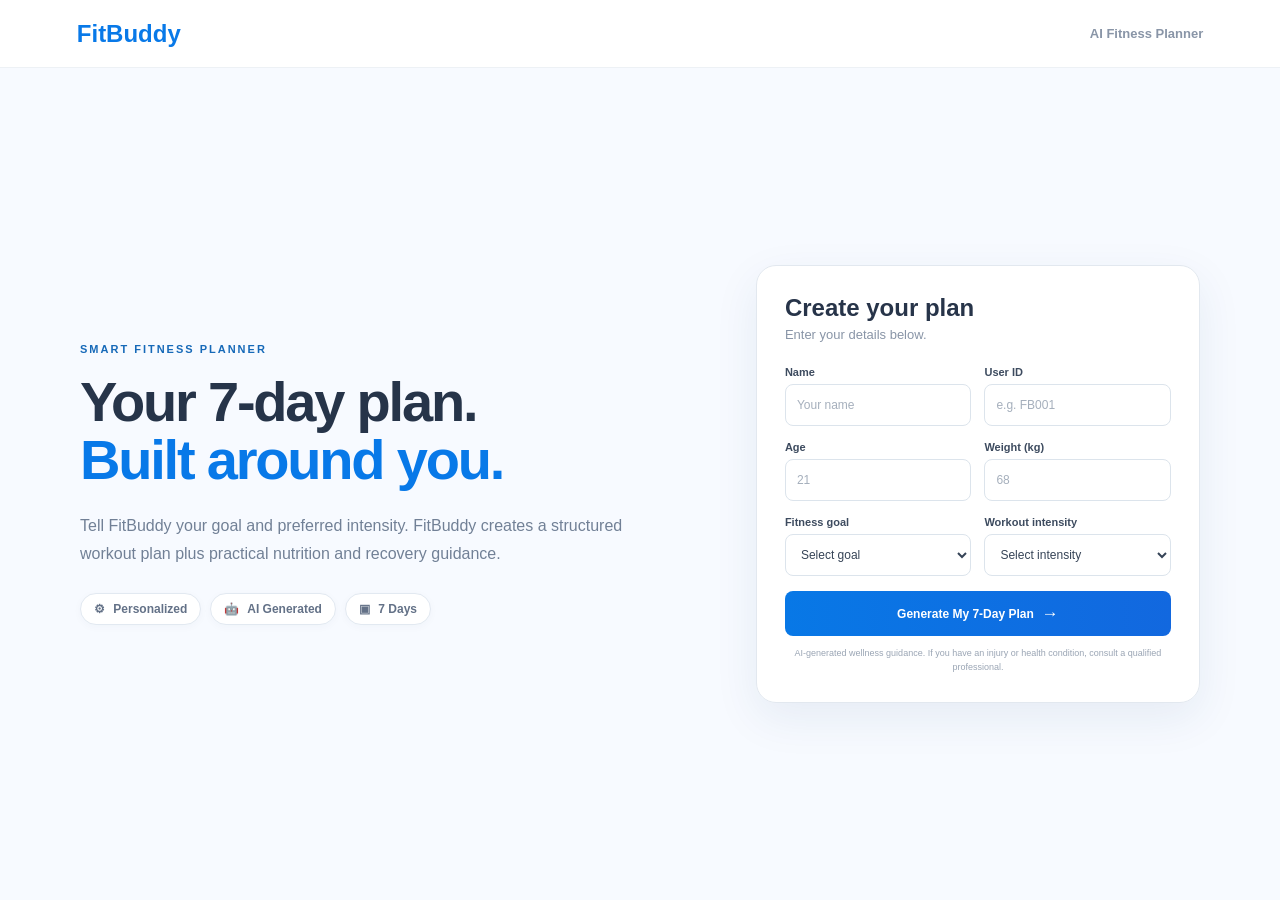
<file: index.html>
<!DOCTYPE html>
<html lang="en">
<head>
    <meta charset="UTF-8">
    <meta name="viewport" content="width=device-width, initial-scale=1.0">

    <title>FitBuddy - Personalized AI Fitness Plan</title>

    <link rel="stylesheet" href="style.css">
</head>

<body>

<header class="topbar">
    <div class="brand">FitBuddy</div>

    <div class="topbar-right">
        <span>AI Fitness Planner</span>
    </div>
</header>


<main class="landing-page">

    <section class="landing-layout">

        <!-- LEFT SIDE -->

        <div class="landing-intro">

            <div class="small-label">
                SMART FITNESS PLANNER
            </div>

            <h1>
                Your 7-day plan.
                <span>Built around you.</span>
            </h1>

            <p>
                Tell FitBuddy your goal and preferred intensity.
                FitBuddy creates a structured workout plan plus
                practical nutrition and recovery guidance.
            </p>

            <div class="landing-badges">

                <div class="landing-badge">
                    <span>⚙</span>
                    Personalized
                </div>

                <div class="landing-badge">
                    <span>🤖</span>
                    AI Generated
                </div>

                <div class="landing-badge">
                    <span>▣</span>
                    7 Days
                </div>

            </div>

        </div>


        <!-- FORM -->

        <div class="create-card">

            <div class="create-card-heading">
                <h2>Create your plan</h2>

                <p>
                    Enter your details below.
                </p>
            </div>


            <form id="fitnessForm">

                <div class="form-row">

                    <div class="field">

                        <label>Name</label>

                        <input
                            id="name"
                            type="text"
                            placeholder="Your name"
                            required
                        >

                    </div>


                    <div class="field">

                        <label>User ID</label>

                        <input
                            id="userId"
                            type="text"
                            placeholder="e.g. FB001"
                            pattern="[A-Za-z0-9_-]+"
                            required
                        >

                    </div>

                </div>


                <div class="form-row">

                    <div class="field">

                        <label>Age</label>

                        <input
                            id="age"
                            type="number"
                            min="13"
                            max="100"
                            placeholder="21"
                            required
                        >

                    </div>


                    <div class="field">

                        <label>Weight (kg)</label>

                        <input
                            id="weight"
                            type="number"
                            min="20"
                            max="500"
                            step="0.1"
                            placeholder="68"
                            required
                        >

                    </div>

                </div>


                <div class="form-row">

                    <div class="field">

                        <label>Fitness goal</label>

                        <select id="goal" required>

                            <option value="" disabled selected>
                                Select goal
                            </option>

                            <option value="muscle gain">
                                Muscle Gain
                            </option>

                            <option value="weight loss">
                                Weight Loss
                            </option>

                            <option value="general wellness">
                                General Wellness
                            </option>

                            <option value="flexibility">
                                Flexibility
                            </option>

                            <option value="endurance">
                                Endurance
                            </option>

                        </select>

                    </div>


                    <div class="field">

                        <label>Workout intensity</label>

                        <select id="intensity" required>

                            <option value="" disabled selected>
                                Select intensity
                            </option>

                            <option value="low">
                                Low
                            </option>

                            <option value="medium">
                                Medium
                            </option>

                            <option value="high">
                                High
                            </option>

                        </select>

                    </div>

                </div>


                <button
                    type="submit"
                    class="generate-button"
                    id="generateButton"
                >

                    <span>
                        Generate My 7-Day Plan
                    </span>

                    <strong>→</strong>

                </button>


                <p class="form-note">
                    AI-generated wellness guidance. If you have an
                    injury or health condition, consult a qualified
                    professional.
                </p>

            </form>

        </div>

    </section>

</main>


<script src="script.js"></script>

</body>
</html>
</file>
<file: style.css>
* {
    box-sizing: border-box;
    margin: 0;
    padding: 0;
}

:root {
    --blue: #0879e8;
    --blue-dark: #075fd0;
    --blue-light: #eef7ff;

    --text: #263449;
    --muted: #718096;

    --border: #e5ebf2;

    --background: #f7faff;

    --white: #ffffff;
}

html {
    scroll-behavior: smooth;
}

body {
    font-family:
        Inter,
        -apple-system,
        BlinkMacSystemFont,
        "Segoe UI",
        Arial,
        sans-serif;

    background: var(--background);

    color: var(--text);

    min-height: 100vh;
}


/* =====================================================
   TOP BAR
===================================================== */

.topbar {

    height: 68px;

    padding: 0 6%;

    background: #ffffff;

    border-bottom: 1px solid #edf1f5;

    display: flex;

    align-items: center;

    justify-content: space-between;
}

.brand {

    color: var(--blue);

    font-size: 24px;

    font-weight: 800;

    text-decoration: none;
}

.topbar-right {

    font-size: 13px;

    color: #8995a7;

    font-weight: 600;
}


/* =====================================================
   LANDING PAGE
===================================================== */

.landing-page {

    min-height:
        calc(100vh - 68px);

    display: flex;

    align-items: center;

    justify-content: center;

    padding: 50px 30px;
}

.landing-layout {

    width: 100%;

    max-width: 1120px;

    display: grid;

    grid-template-columns:
        1.15fr 0.85fr;

    gap: 75px;

    align-items: center;
}


/* =====================================================
   LANDING LEFT
===================================================== */

.landing-intro {

    max-width: 620px;
}

.small-label {

    color: #1669b8;

    font-size: 11px;

    font-weight: 800;

    letter-spacing: 2px;

    margin-bottom: 18px;
}

.landing-intro h1 {

    font-size: 56px;

    line-height: 1.03;

    letter-spacing: -2.2px;

    color: #263449;

    margin-bottom: 24px;
}

.landing-intro h1 span {

    display: block;

    color: #0879e8;
}

.landing-intro > p {

    max-width: 590px;

    color: #718096;

    font-size: 16px;

    line-height: 1.75;

    margin-bottom: 25px;
}

.landing-badges {

    display: flex;

    gap: 9px;

    flex-wrap: wrap;
}

.landing-badge {

    background: #ffffff;

    border: 1px solid #e2e9f1;

    border-radius: 999px;

    padding: 8px 13px;

    color: #637187;

    font-size: 12px;

    font-weight: 700;

    box-shadow:
        0 2px 8px rgba(20, 50, 80, 0.03);
}

.landing-badge span {

    margin-right: 5px;
}


/* =====================================================
   CREATE CARD
===================================================== */

.create-card {

    background: rgba(255,255,255,0.96);

    border: 1px solid #e2e8ef;

    border-radius: 20px;

    padding: 28px;

    box-shadow:
        0 15px 45px rgba(31, 66, 110, 0.08);
}

.create-card-heading {

    margin-bottom: 24px;
}

.create-card-heading h2 {

    font-size: 24px;

    color: #273449;

    margin-bottom: 5px;
}

.create-card-heading p {

    font-size: 13px;

    color: #8995a7;
}


/* =====================================================
   FORM
===================================================== */

.form-row {

    display: grid;

    grid-template-columns: 1fr 1fr;

    gap: 13px;

    margin-bottom: 15px;
}

.field {

    display: flex;

    flex-direction: column;

    gap: 6px;
}

.field label {

    font-size: 11px;

    font-weight: 700;

    color: #3d4b5f;
}

.field input,
.field select {

    width: 100%;

    height: 42px;

    border: 1px solid #dce4ec;

    border-radius: 8px;

    padding: 0 11px;

    outline: none;

    color: #364457;

    background: #ffffff;

    font-size: 12px;

    transition: 0.2s;
}

.field input::placeholder {

    color: #a5afbc;
}

.field input:focus,
.field select:focus {

    border-color: #2487ed;

    box-shadow:
        0 0 0 3px rgba(36,135,237,0.08);
}


/* =====================================================
   GENERATE BUTTON
===================================================== */

.generate-button {

    width: 100%;

    height: 45px;

    border: none;

    border-radius: 8px;

    background:
        linear-gradient(
            90deg,
            #0878e6,
            #1268df
        );

    color: white;

    font-size: 12px;

    font-weight: 700;

    cursor: pointer;

    display: flex;

    align-items: center;

    justify-content: center;

    gap: 8px;

    transition: 0.2s;

    margin-top: 3px;
}

.generate-button:hover {

    transform: translateY(-1px);

    box-shadow:
        0 7px 20px rgba(8,120,230,0.2);
}

.generate-button:disabled {

    opacity: 0.65;

    cursor: wait;
}

.generate-button strong {

    font-size: 17px;
}


/* =====================================================
   FORM NOTE
===================================================== */

.form-note {

    text-align: center;

    color: #9aa5b4;

    font-size: 9px;

    line-height: 1.5;

    margin-top: 11px;
}


/* =====================================================
   RESULT PAGE
===================================================== */

.result-page {

    max-width: 1120px;

    margin: auto;

    padding: 30px 25px 80px;
}


/* =====================================================
   RESULT HERO
===================================================== */

.result-hero {

    min-height: 235px;

    border-radius: 22px;

    padding: 32px 38px;

    color: white;

    background:
        linear-gradient(
            110deg,
            #0879ed 0%,
            #086fe4 48%,
            #324fd0 100%
        );

    position: relative;

    overflow: hidden;

    margin-bottom: 18px;

    display: flex;

    flex-direction: column;

    justify-content: center;
}

.result-hero::after {

    content: "";

    position: absolute;

    width: 500px;

    height: 500px;

    right: -150px;

    top: -250px;

    border-radius: 50%;

    background:
        rgba(255,255,255,0.06);
}

.result-eyebrow {

    font-size: 10px;

    font-weight: 800;

    letter-spacing: 1.7px;

    margin-bottom: 8px;

    opacity: 0.85;

    position: relative;

    z-index: 2;
}

.result-hero-content {

    position: relative;

    z-index: 2;

    max-width: 620px;
}

.result-hero h1 {

    font-size: 31px;

    margin-bottom: 8px;

    letter-spacing: -0.5px;
}

.result-description {

    font-size: 13px;

    line-height: 1.6;

    opacity: 0.9;

    max-width: 640px;
}


/* =====================================================
   HERO STATS
===================================================== */

.result-layout {

    display: grid;

    grid-template-columns:
        1fr 255px;

    gap: 18px;

    align-items: start;
}

.hero-stat-boxes {

    position: absolute;

    right: 30px;

    bottom: 28px;

    display: flex;

    gap: 8px;

    z-index: 5;
}

.hero-stat {

    min-width: 67px;

    height: 66px;

    padding: 8px;

    border-radius: 12px;

    background:
        rgba(255,255,255,0.13);

    border:
        1px solid rgba(255,255,255,0.14);

    text-align: center;

    display: flex;

    flex-direction: column;

    justify-content: center;

    align-items: center;
}

.hero-stat strong {

    font-size: 17px;

    line-height: 1;
}

.hero-stat span {

    font-size: 9px;

    opacity: 0.8;

    margin-top: 4px;
}


/* =====================================================
   HERO TAGS
===================================================== */

.hero-tags {

    display: flex;

    gap: 8px;

    margin-top: 17px;

    flex-wrap: wrap;
}

.hero-tag {

    background:
        rgba(255,255,255,0.12);

    border:
        1px solid rgba(255,255,255,0.14);

    border-radius: 999px;

    padding: 7px 11px;

    font-size: 10px;

    font-weight: 700;
}


/* =====================================================
   WHITE CARDS
===================================================== */

.info-card {

    background: #ffffff;

    border: 1px solid #e5ebf1;

    border-radius: 17px;

    padding: 22px;

    margin-bottom: 16px;

    box-shadow:
        0 4px 18px rgba(24, 55, 90, 0.025);
}

.card-title-row {

    display: flex;

    align-items: center;

    gap: 10px;

    margin-bottom: 12px;
}

.card-icon {

    width: 31px;

    height: 31px;

    border-radius: 9px;

    background: #eef5fc;

    display: flex;

    align-items: center;

    justify-content: center;

    font-size: 15px;
}

.card-title-row h2 {

    font-size: 18px;

    color: #273449;
}

.card-subtitle {

    color: #8995a7;

    font-size: 10px;

    margin-top: 1px;
}

.card-text {

    color: #657388;

    font-size: 12px;

    line-height: 1.7;
}


/* =====================================================
   SAFETY
===================================================== */

.safety-card {

    border-left: 4px solid #e4a03a;
}


/* =====================================================
   NUTRITION SIDEBAR
===================================================== */

.nutrition-card {

    position: sticky;

    top: 85px;
}

.nutrition-item {

    padding: 13px 0;

    border-bottom: 1px solid #edf1f5;
}

.nutrition-item:last-child {

    border-bottom: none;

    padding-bottom: 0;
}

.nutrition-item-head {

    display: flex;

    gap: 9px;

    align-items: center;

    margin-bottom: 5px;
}

.nutrition-icon {

    width: 28px;

    height: 28px;

    border-radius: 8px;

    background: #f1f6fb;

    display: flex;

    align-items: center;

    justify-content: center;

    font-size: 14px;
}

.nutrition-item strong {

    font-size: 11px;

    color: #435166;
}

.nutrition-item p {

    font-size: 10px;

    line-height: 1.5;

    color: #7d8999;

    padding-left: 37px;
}


/* =====================================================
   PROGRAM HEADER
===================================================== */

.program-section {

    margin-top: 8px;
}

.program-heading {

    display: flex;

    justify-content: space-between;

    align-items: center;

    margin-bottom: 14px;
}

.program-heading-left .program-label {

    color: #4c79a5;

    font-size: 9px;

    font-weight: 800;

    letter-spacing: 1.4px;

    margin-bottom: 3px;
}

.program-heading h2 {

    font-size: 25px;

    color: #263449;
}

.ai-generated {

    background: #ffffff;

    border: 1px solid #e2e9f0;

    padding: 7px 10px;

    border-radius: 8px;

    font-size: 10px;

    font-weight: 700;

    color: #56677d;
}


/* =====================================================
   DAY CARD
===================================================== */

.day-card {

    background: #ffffff;

    border: 1px solid #e5ebf1;

    border-radius: 17px;

    padding: 22px;

    margin-bottom: 15px;

    box-shadow:
        0 4px 18px rgba(24,55,90,0.025);
}

.day-header {

    display: flex;

    align-items: center;

    gap: 13px;

    padding-bottom: 17px;

    border-bottom: 1px solid #edf1f5;

    margin-bottom: 14px;
}

.day-number {

    width: 42px;

    height: 42px;

    border-radius: 11px;

    background: #eef6ff;

    color: #0879e8;

    font-size: 12px;

    font-weight: 800;

    display: flex;

    align-items: center;

    justify-content: center;
}

.day-header h3 {

    font-size: 19px;

    color: #2b384b;

    margin-bottom: 2px;
}

.day-focus {

    color: #8995a7;

    font-size: 10px;
}


/* =====================================================
   WARMUP / COOLDOWN
===================================================== */

.exercise-block {

    margin-bottom: 15px;
}

.exercise-block-title {

    display: flex;

    align-items: center;

    gap: 8px;

    font-size: 12px;

    font-weight: 800;

    color: #405065;

    margin-bottom: 9px;
}

.warmup-box,
.cooldown-box {

    background: #f8fafc;

    border-radius: 10px;

    padding: 13px 15px;

    font-size: 11px;

    color: #69778a;
}

.cooldown-box {

    background: #f1f8ff;
}


/* =====================================================
   EXERCISE CARD
===================================================== */

.exercise-item {

    border: 1px solid #e8edf2;

    border-radius: 11px;

    padding: 13px 14px;

    display: flex;

    gap: 12px;

    margin-bottom: 8px;

    background: #ffffff;
}

.exercise-number {

    width: 25px;

    height: 25px;

    flex-shrink: 0;

    border-radius: 7px;

    background: #0879e8;

    color: white;

    display: flex;

    align-items: center;

    justify-content: center;

    font-size: 10px;

    font-weight: 800;
}

.exercise-content {

    flex: 1;
}

.exercise-name {

    font-size: 12px;

    font-weight: 800;

    color: #344256;

    margin-bottom: 7px;
}

.exercise-meta {

    display: flex;

    gap: 13px;

    flex-wrap: wrap;

    margin-bottom: 6px;
}

.exercise-meta span {

    font-size: 9px;

    color: #657388;

    font-weight: 700;
}

.exercise-note {

    color: #8a95a4;

    font-size: 9px;

    line-height: 1.5;
}


/* =====================================================
   REFINE PANEL
===================================================== */

.refine-card {

    background: #ffffff;

    border: 1px solid #e5ebf1;

    border-radius: 17px;

    padding: 21px;

    position: sticky;

    top: 85px;

    margin-bottom: 15px;
}

.refine-heading {

    display: flex;

    gap: 10px;

    align-items: flex-start;

    margin-bottom: 14px;
}

.refine-heading-icon {

    width: 31px;

    height: 31px;

    background: #f1f6fb;

    border-radius: 9px;

    display: flex;

    align-items: center;

    justify-content: center;
}

.refine-heading h3 {

    font-size: 16px;

    color: #344256;

    margin-bottom: 2px;
}

.refine-heading p {

    color: #929dac;

    font-size: 9px;
}

.refine-description {

    font-size: 10px;

    color: #7a8798;

    line-height: 1.6;

    margin-bottom: 12px;
}

.refine-textarea {

    width: 100%;

    height: 105px;

    resize: vertical;

    border: 1px solid #dfe6ee;

    border-radius: 9px;

    padding: 11px;

    outline: none;

    font-size: 10px;

    color: #435166;

    font-family: inherit;

    margin-bottom: 9px;
}

.refine-textarea:focus {

    border-color: #2183e9;

    box-shadow:
        0 0 0 3px rgba(33,131,233,0.08);
}

.update-button {

    width: 100%;

    height: 38px;

    border: none;

    border-radius: 8px;

    background: #0879e8;

    color: white;

    font-size: 10px;

    font-weight: 800;

    cursor: pointer;
}

.update-button:hover {

    background: #076bd0;
}

.new-plan-button {

    width: 100%;

    height: 40px;

    border-radius: 9px;

    border: 1px solid #dfe6ed;

    background: #ffffff;

    color: #4f6075;

    font-size: 10px;

    font-weight: 800;

    cursor: pointer;

    text-decoration: none;

    display: flex;

    align-items: center;

    justify-content: center;
}

.new-plan-button:hover {

    background: #f7faff;
}


/* =====================================================
   UPDATE MESSAGE
===================================================== */

.update-message {

    display: none;

    margin-top: 9px;

    padding: 8px;

    border-radius: 7px;

    background: #eefbf3;

    color: #287448;

    font-size: 9px;

    text-align: center;
}


/* =====================================================
   RESPONSIVE
===================================================== */

@media (max-width: 900px) {

    .landing-layout {

        grid-template-columns: 1fr;

        gap: 35px;

        max-width: 650px;
    }

    .landing-intro {

        max-width: none;

        text-align: center;
    }

    .landing-intro > p {

        margin-left: auto;
        margin-right: auto;
    }

    .landing-badges {

        justify-content: center;
    }

    .result-layout {

        grid-template-columns: 1fr;
    }

    .nutrition-card,
    .refine-card {

        position: static;
    }

    .hero-stat-boxes {

        position: static;

        margin-top: 20px;
    }
}


@media (max-width: 600px) {

    .topbar {

        padding: 0 20px;
    }

    .topbar-right {

        display: none;
    }

    .landing-page {

        padding: 35px 18px;
    }

    .landing-intro h1 {

        font-size: 41px;

        letter-spacing: -1.5px;
    }

    .form-row {

        grid-template-columns: 1fr;
    }

    .create-card {

        padding: 21px;
    }

    .result-page {

        padding: 20px 13px 50px;
    }

    .result-hero {

        padding: 24px;

        min-height: auto;
    }

    .result-hero h1 {

        font-size: 27px;
    }

    .hero-stat-boxes {

        display: grid;

        grid-template-columns:
            repeat(3, 1fr);

        width: 100%;
    }

    .hero-stat {

        min-width: 0;
    }

    .program-heading {

        align-items: flex-end;
    }

    .program-heading h2 {

        font-size: 21px;
    }

    .day-card {

        padding: 16px;
    }
}
</file>
